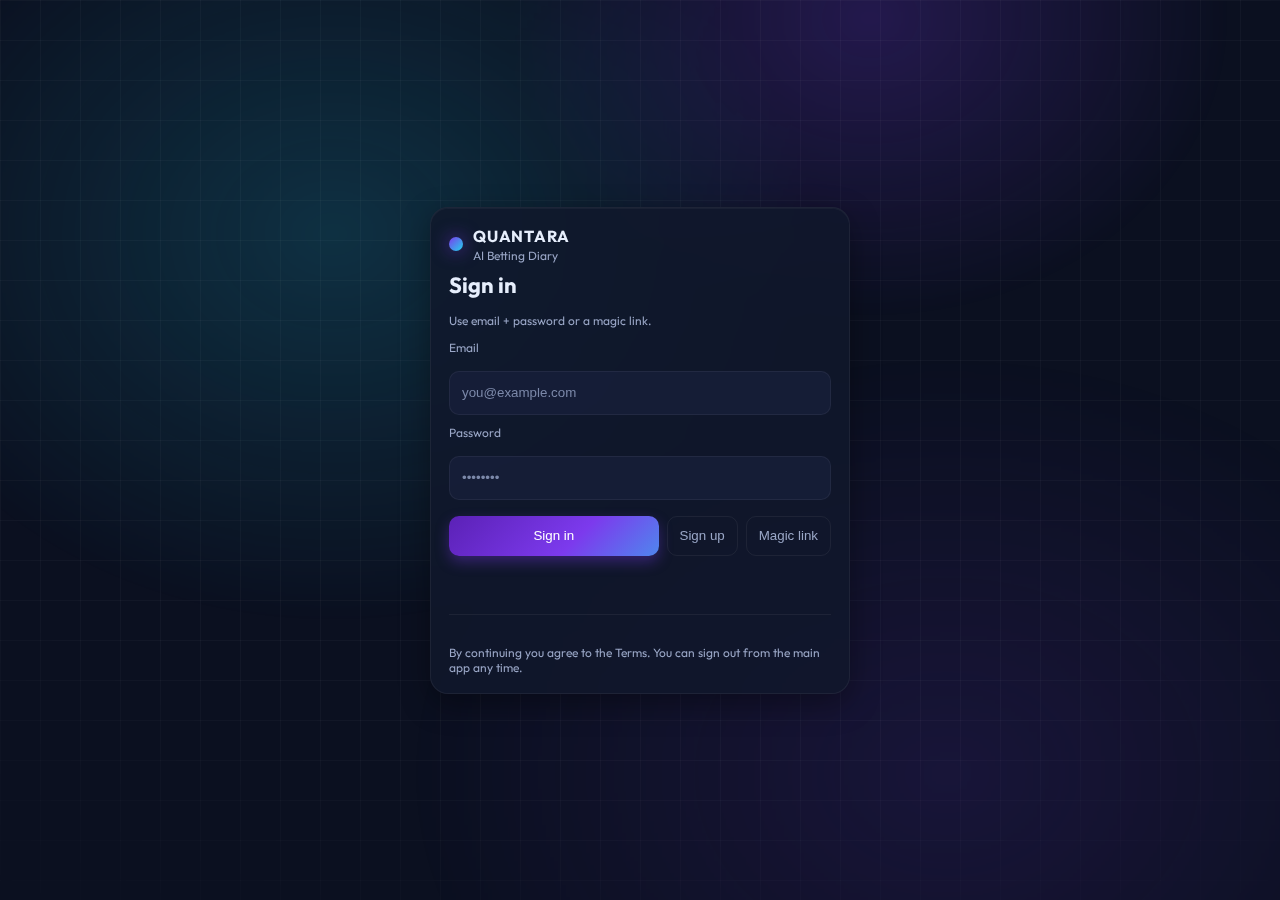
<file: auth.html>
<!doctype html>
<html lang="en">
<head>
  <meta charset="utf-8" />
  <meta name="viewport" content="width=device-width,initial-scale=1" />
  <title>QUANTARA — Sign In</title>

  <link rel="preconnect" href="https://fonts.googleapis.com">
  <link rel="preconnect" href="https://fonts.gstatic.com" crossorigin>
  <link href="https://fonts.googleapis.com/css2?family=Outfit:wght@300;400;600;700&display=swap" rel="stylesheet">

  <style>
    :root{
      --bg:#0b1020; --bg-2:#0e1427; --panel:rgba(17,23,44,.85); --panel-2:rgba(22,30,58,.85);
      --border:rgba(255,255,255,.06); --text:#e6eefc; --muted:#9aa7c7;
      --accent:#7c3aed; --accent-2:#22d3ee; --radius:14px; --radius-lg:18px;
      --shadow:0 10px 30px rgba(0,0,0,.35), inset 0 1px 0 rgba(255,255,255,.04);
    }
    *{box-sizing:border-box} html,body{height:100%}
    body{margin:0;font-family:"Outfit",system-ui,-apple-system,Segoe UI,Roboto,Arial,sans-serif;color:var(--text);background:var(--bg);overflow:hidden}

    .bg{position:fixed;inset:0;z-index:0;overflow:hidden}
    .bg-glow{position:absolute;inset:-10%;background:
      radial-gradient(600px 500px at 65% 10%, rgba(124,58,237,.22), transparent 60%),
      radial-gradient(800px 650px at 30% 30%, rgba(34,211,238,.17), transparent 60%),
      radial-gradient(900px 700px at 70% 80%, rgba(124,58,237,.12), transparent 60%);
      filter:blur(2px);animation:hue 18s ease-in-out infinite alternate}
    @keyframes hue{0%{filter:hue-rotate(0) blur(2px);transform:scale(1)}100%{filter:hue-rotate(20deg) blur(2px);transform:scale(1.03)}}
    .bg-grid{position:absolute;inset:0;background-image:
      linear-gradient(rgba(255,255,255,.03) 1px, transparent 1px),
      linear-gradient(90deg, rgba(255,255,255,.03) 1px, transparent 1px);
      background-size:40px 40px,40px 40px;mask-image:radial-gradient(1200px 800px at 50% 30%, #000 60%, transparent 100%)}
    .particles{position:absolute;inset:0;pointer-events:none}
    .dot{position:absolute;width:6px;height:6px;border-radius:50%;
      background:radial-gradient(circle at 30% 30%, #fff, #a8b3d9 40%, transparent 70%);
      opacity:.35;filter:blur(.2px);animation:float 14s linear infinite}
    @keyframes float{0%{transform:translateY(0) translateX(0) scale(1);opacity:.25}
      50%{transform:translateY(-40px) translateX(10px) scale(1.05);opacity:.45}
      100%{transform:translateY(0) translateX(0) scale(1);opacity:.25}}

    .wrap{position:relative;z-index:1;min-height:100dvh;display:grid;place-items:center;padding:24px}
    .card{width:420px;max-width:calc(100vw - 24px);background:var(--panel);border:1px solid var(--border);
      border-radius:var(--radius-lg);box-shadow:var(--shadow);padding:18px;backdrop-filter:blur(10px);animation:slideIn .5s ease-out both}
    @keyframes slideIn{from{opacity:0;transform:translateY(8px) scale(.98)}to{opacity:1;transform:translateY(0) scale(1)}}

    .brand{display:flex;align-items:center;gap:10px;margin-bottom:8px}
    .logo-dot{width:14px;height:14px;border-radius:50%;background:linear-gradient(135deg,var(--accent),var(--accent-2));box-shadow:0 0 18px rgba(124,58,237,.65)}
    .brand-name{font-weight:700;letter-spacing:.8px}.brand-tag{display:block;font-size:12px;color:var(--muted);margin-top:2px}

    .title{font-size:22px;font-weight:700;margin:6px 0 14px}.muted{color:var(--muted)}.small{font-size:12px}
    .grid{display:grid;gap:10px}.row{display:grid;grid-template-columns:1fr;gap:10px}
    label{font-size:12px;color:var(--muted);margin-bottom:6px;display:block}
    input{width:100%;height:44px;padding:0 12px;outline:none;background:var(--panel-2);color:var(--text);border:1px solid var(--border);border-radius:10px}
    input::placeholder{color:#7b88a9}
    .btn{background:var(--panel-2);border:1px solid var(--border);color:var(--text);height:40px;padding:0 12px;border-radius:10px;cursor:pointer;transition:.15s ease}
    .btn:hover{transform:translateY(-1px)}
    .btn-primary{background:linear-gradient(135deg,#5b21b6,#7c3aed 60%,#22d3ee 140%);color:#fff;border:none;box-shadow:0 6px 14px rgba(124,58,237,.35)}
    .btn-ghost{background:transparent;color:var(--muted);border:1px solid var(--border)}
    .actions{display:flex;gap:8px;margin-top:6px}.fine{margin-top:8px;color:var(--muted);font-size:12px}
    .hr{height:1px;background:var(--border);margin:12px 0}
    .status{display:flex;align-items:center;gap:8px;min-height:20px;font-size:13px;margin-top:6px}
    .spinner{width:14px;height:14px;border-radius:50%;border:2px solid rgba(255,255,255,.25);border-top-color:#fff;animation:spin .9s linear infinite;display:none}
    @keyframes spin{to{transform:rotate(360deg)}}
    .status.error{color:#fca5a5}.status.ok{color:#86efac}
  </style>
</head>
<body>
  <div class="bg"><div class="bg-glow"></div><div class="bg-grid"></div><div class="particles" id="particles"></div></div>

  <main class="wrap">
    <div class="card">
      <div class="brand">
        <div class="logo-dot"></div>
        <div><div class="brand-name">QUANTARA</div><div class="brand-tag">AI Betting Diary</div></div>
      </div>

      <div class="title">Sign in</div>
      <div class="muted small">Use email + password or a magic link.</div>

      <div class="grid" style="margin-top:12px;">
        <div class="row">
          <label for="email">Email</label>
          <input id="email" type="email" placeholder="you@example.com" />
        </div>
        <div class="row">
          <label for="password">Password</label>
          <input id="password" type="password" placeholder="••••••••" />
        </div>

        <div class="actions">
          <button id="btn-signin" class="btn btn-primary" style="flex:1;">Sign in</button>
          <button id="btn-signup" class="btn btn-ghost">Sign up</button>
          <button id="btn-magic" class="btn btn-ghost">Magic link</button>
        </div>

        <div class="status" id="status">
          <div class="spinner" id="spinner"></div>
          <span id="msg"></span>
        </div>

        <div class="hr"></div>
        <div class="fine">By continuing you agree to the Terms. You can sign out from the main app any time.</div>
      </div>
    </div>
  </main>

  <script type="module">
    // background particles
    const pWrap = document.getElementById('particles');
    for(let i=0;i<28;i++){
      const d = document.createElement('div');
      d.className = 'dot';
      d.style.left = Math.random()*100 + '%';
      d.style.top = Math.random()*100 + '%';
      d.style.animationDuration = (12 + Math.random()*10) + 's';
      d.style.animationDelay = (-Math.random()*8) + 's';
      pWrap.appendChild(d);
    }

    // Supabase
    import { createClient } from "https://esm.sh/@supabase/supabase-js@2.45.4";
    const SUPABASE_URL = "https://bycktplwlfrdjxghajkg.supabase.co";
    const SUPABASE_ANON_KEY = "eyJhbGciOiJIUzI1NiIsInR5cCI6IkpXVCJ9.eyJpc3MiOiJzdXBhYmFzZSIsInJlZiI6ImJ5Y2t0cGx3bGZyZGp4Z2hhamtnIiwicm9sZSI6ImFub24iLCJpYXQiOjE3NTUxNjM0MjEsImV4cCI6MjA3MDczOTQyMX0.ovDq1RLEEuOrTNeSek6-lvclXWmJfOz9DoHOv_L71iw";

    const supabase = createClient(SUPABASE_URL, SUPABASE_ANON_KEY, { auth: { persistSession: true } });

    // already logged in? go to app
    (async ()=>{ const { data } = await supabase.auth.getSession();
      if (data.session?.user) window.location.href = "./index.html"; })();

    // helpers
    const $ = (s)=> document.querySelector(s);
    const spinner = $("#spinner"), msg=$("#msg");
    const setStatus = (t,k="")=>{ msg.textContent=t||""; msg.parentElement.className="status"+(k?(" "+k):"") };
    const busy = (on)=>{ spinner.style.display = on?"inline-block":"none" };

    // actions
    $("#btn-signin").addEventListener("click", async ()=>{
      const email=$("#email").value.trim(), password=$("#password").value;
      if(!email||!password){ setStatus("Email and password required","error"); return; }
      busy(true); setStatus("Signing in…");
      const { error } = await supabase.auth.signInWithPassword({ email, password });
      busy(false);
      if(error){ setStatus(error.message,"error"); return; }
      setStatus("Success. Redirecting…","ok"); window.location.href="./index.html";
    });

    $("#btn-signup").addEventListener("click", async ()=>{
      const email=$("#email").value.trim(), password=$("#password").value;
      if(!email||!password){ setStatus("Email and password required","error"); return; }
      busy(true); setStatus("Creating account…");
      const { error } = await supabase.auth.signUp({ email, password });
      busy(false);
      if(error){ setStatus(error.message,"error"); return; }
      setStatus("Check your inbox to confirm your email.","ok");
    });

    $("#btn-magic").addEventListener("click", async ()=>{
      const email=$("#email").value.trim();
      if(!email){ setStatus("Enter your email to receive a magic link","error"); return; }
      busy(true); setStatus("Sending magic link…");
      const url = window.location.origin + window.location.pathname.replace("auth.html","index.html");
      const { error } = await supabase.auth.signInWithOtp({ email, options: { emailRedirectTo: url }});
      busy(false);
      if(error){ setStatus(error.message,"error"); return; }
      setStatus("Magic link sent. Check your email.","ok");
    });
  </script>
</body>
</html>
</file>
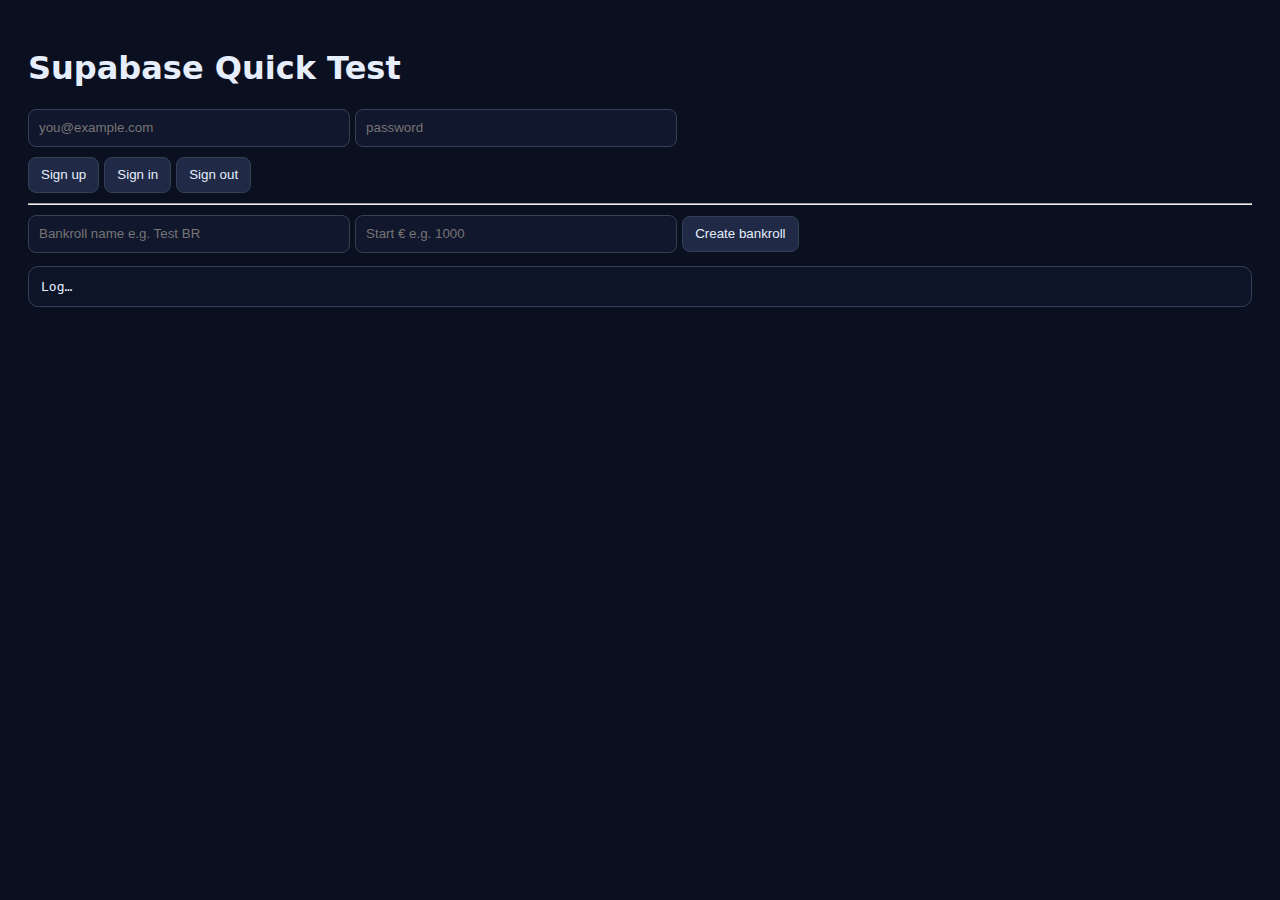
<file: test-supa.html>
<!doctype html>
<html lang="en">
<head>
<meta charset="utf-8" />
<meta name="viewport" content="width=device-width,initial-scale=1" />
<title>Supabase Quick Test</title>
<style>
  body{font-family:system-ui,Arial;padding:20px;background:#0b1020;color:#e6eefc}
  .row{margin:10px 0}
  input{width:300px;height:36px;border-radius:8px;border:1px solid #334155;background:#11172c;color:#e6eefc;padding:0 10px}
  button{height:36px;border-radius:8px;background:#202a46;color:#e6eefc;border:1px solid #334155;cursor:pointer;padding:0 12px}
  pre{background:#0e1427;border:1px solid #334155;padding:12px;border-radius:10px;white-space:pre-wrap}
</style>
</head>
<body>
<h1>Supabase Quick Test</h1>

<div class="row">
  <input id="email" placeholder="you@example.com" />
  <input id="password" type="password" placeholder="password" />
</div>
<div class="row">
  <button id="signup">Sign up</button>
  <button id="signin">Sign in</button>
  <button id="signout">Sign out</button>
</div>

<hr/>

<div class="row">
  <input id="bkname" placeholder="Bankroll name e.g. Test BR" />
  <input id="bkstart" type="number" placeholder="Start € e.g. 1000" />
  <button id="create">Create bankroll</button>
</div>

<pre id="log">Log…</pre>

<script type="module">
import { createClient } from "https://esm.sh/@supabase/supabase-js@2.45.4";

// === UPDATE with your project values ===
const SUPABASE_URL  = "https://bycktplwlfrdjxghajkg.supabase.co";
const SUPABASE_ANON = "eyJhbGciOiJIUzI1NiIsInR5cCI6IkpXVCJ9.eyJpc3MiOiJzdXBhYmFzZSIsInJlZiI6ImJ5Y2t0cGx3bGZyZGp4Z2hhamtnIiwicm9sZSI6ImFub24iLCJpYXQiOjE3NTUxNjM0MjEsImV4cCI6MjA3MDczOTQyMX0.ovDq1RLEEuOrTNeSek6-lvclXWmJfOz9DoHOv_L71iw";
// ======================================

const supabase = createClient(SUPABASE_URL, SUPABASE_ANON, { auth: { persistSession: true }});
const $ = (s)=>document.querySelector(s);
const log = (x)=>{ $("#log").textContent = (typeof x==="string"? x : JSON.stringify(x, null, 2)); };

$("#signup").onclick = async ()=>{
  const { error } = await supabase.auth.signUp({ email: $("#email").value.trim(), password: $("#password").value });
  log(error ? error : "Signed up (check email to confirm).");
};
$("#signin").onclick = async ()=>{
  const { error } = await supabase.auth.signInWithPassword({ email: $("#email").value.trim(), password: $("#password").value });
  const { data } = await supabase.auth.getUser();
  log(error ? error : data);
};
$("#signout").onclick = async ()=>{
  const { error } = await supabase.auth.signOut();
  log(error ? error : "Signed out.");
};

// Create bankroll
$("#create").onclick = async ()=>{
  const { data: session } = await supabase.auth.getSession();
  if(!session?.session?.user){ return log("Not signed in."); }
  const user = session.session.user;
  const name = $("#bkname").value.trim() || "Test BR";
  const start = Number($("#bkstart").value || 0);

  const { data, error } = await supabase
    .from("bankrolls")
    .insert({ user_id: user.id, name, start_amount: start })
    .select();

  log(error ? error : data);
};
</script>
</body>
</html>
</file>
